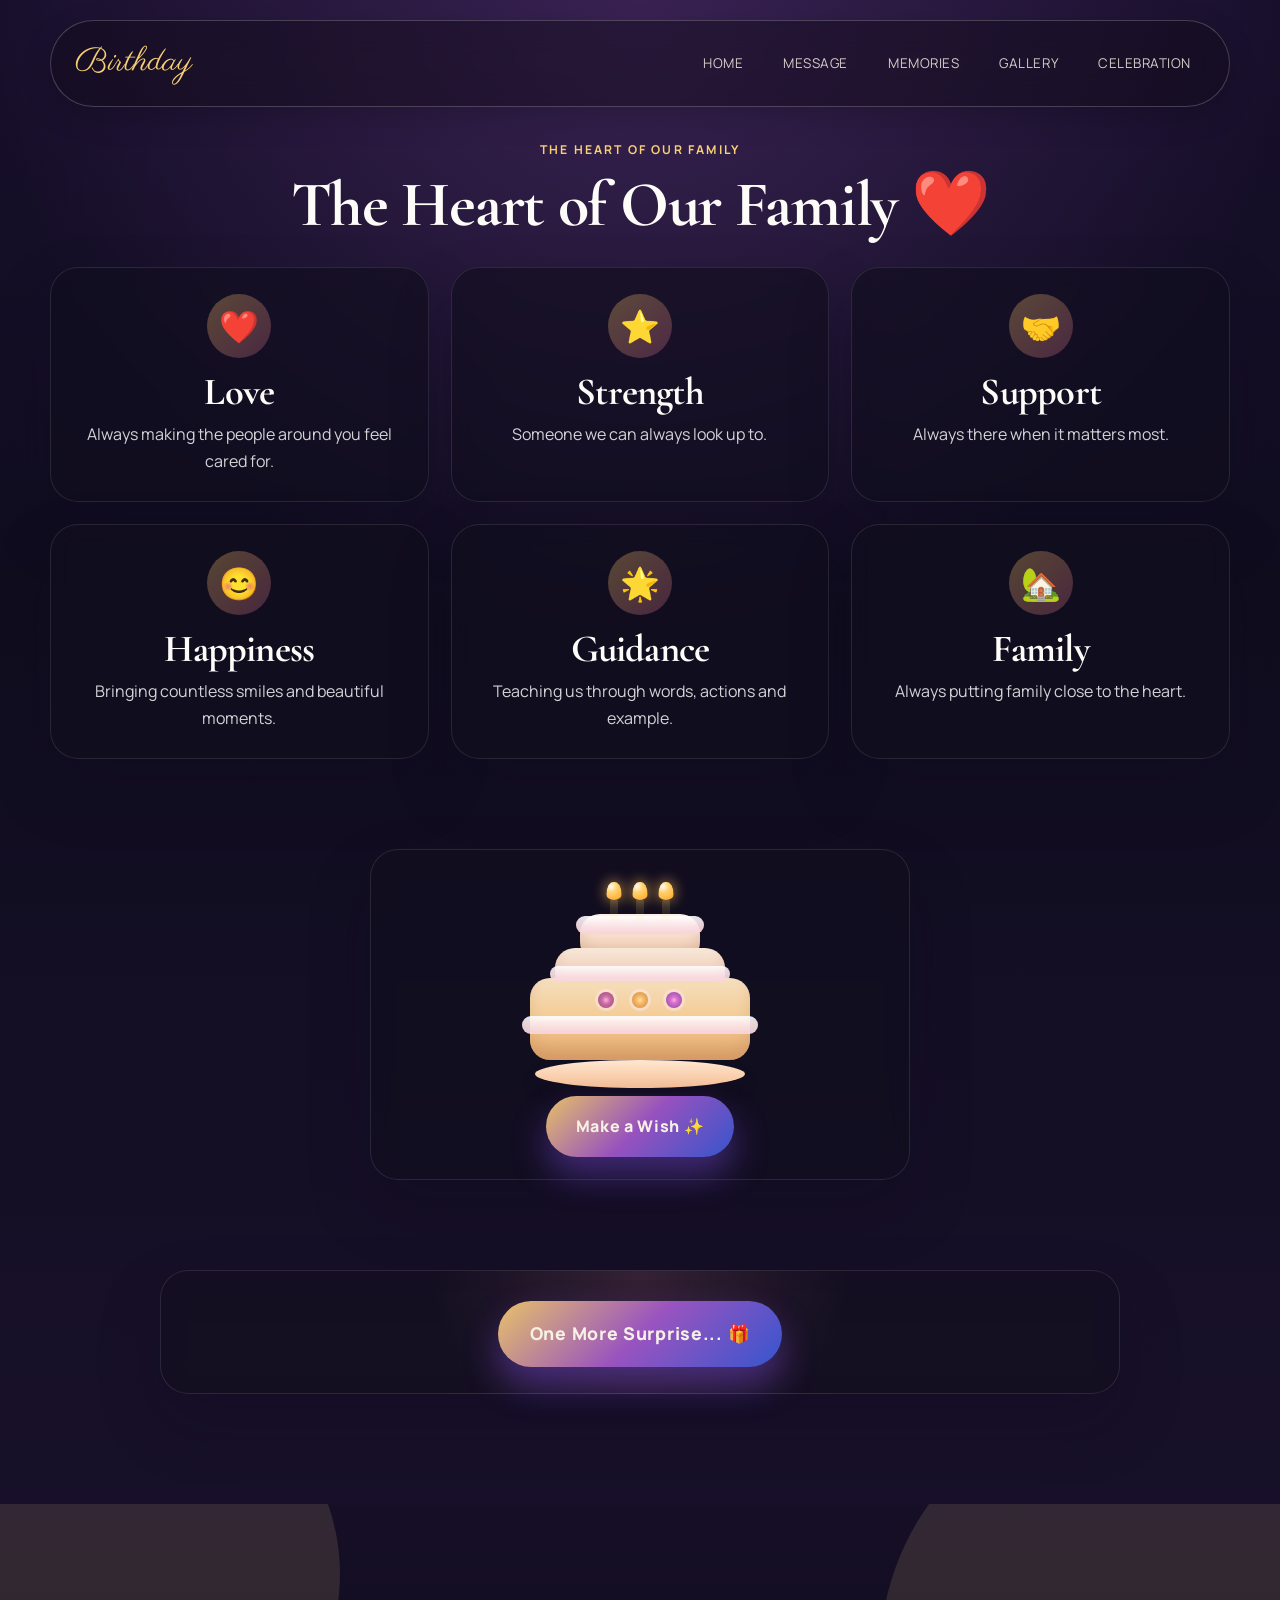
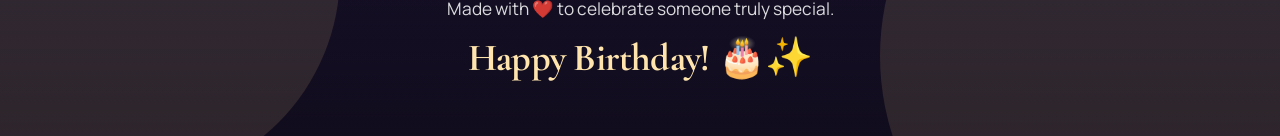
<file: celebration.html>
<!DOCTYPE html>
<html lang="en">
  <head>
    <meta charset="UTF-8" />
    <meta name="viewport" content="width=device-width, initial-scale=1.0" />
    <title>Celebration ✨</title>
    <link rel="preconnect" href="https://fonts.googleapis.com" />
    <link rel="preconnect" href="https://fonts.gstatic.com" crossorigin />
    <link href="https://fonts.googleapis.com/css2?family=Cormorant+Garamond:wght@400;500;600;700&family=Manrope:wght@400;500;600;700;800&family=Parisienne&display=swap" rel="stylesheet" />
    <link rel="stylesheet" href="styles.css?v=20261008-fullphoto" />
  </head>
  <body>
    <div class="petal-layer" aria-hidden="true"></div>
    <nav class="topbar" aria-label="Main navigation">
      <div class="nav-shell">
        <div class="brand">Birthday</div>
        <button class="nav-toggle" aria-label="Open menu" aria-expanded="false">
          <span></span><span></span><span></span>
        </button>
        <div class="nav-links">
          <a href="index.html">Home</a>
          <a href="message.html">Message</a>
          <a href="memories.html">Memories</a>
          <a href="gallery.html">Gallery</a>
          <a href="celebration.html">Celebration</a>
        </div>
      </div>
    </nav>

    <main class="page-main">
      <section class="qualities section-shell reveal page-section">
        <div class="section-heading center">
          <p class="eyebrow">The Heart of Our Family</p>
          <h3>The Heart of Our Family ❤️</h3>
        </div>
        <div class="qualities-grid">
          <article class="quality-card">
            <div class="icon">❤️</div>
            <h4>Love</h4>
            <p>Always making the people around you feel cared for.</p>
          </article>
          <article class="quality-card">
            <div class="icon">⭐</div>
            <h4>Strength</h4>
            <p>Someone we can always look up to.</p>
          </article>
          <article class="quality-card">
            <div class="icon">🤝</div>
            <h4>Support</h4>
            <p>Always there when it matters most.</p>
          </article>
          <article class="quality-card">
            <div class="icon">😊</div>
            <h4>Happiness</h4>
            <p>Bringing countless smiles and beautiful moments.</p>
          </article>
          <article class="quality-card">
            <div class="icon">🌟</div>
            <h4>Guidance</h4>
            <p>Teaching us through words, actions and example.</p>
          </article>
          <article class="quality-card">
            <div class="icon">🏡</div>
            <h4>Family</h4>
            <p>Always putting family close to the heart.</p>
          </article>
        </div>
      </section>

      <section class="cake-section section-shell reveal page-section">
        <div class="cake-wrap">
          <div class="cake-card">
            <div class="art-cake" id="birthdayCake" aria-label="Birthday cake" tabindex="0">
              <div class="cake-plate"></div>
              <div class="cake-top-tier"></div>
              <div class="cake-mid-tier"></div>
              <div class="cake-base-tier"></div>
              <div class="cake-icing icing-top"></div>
              <div class="cake-icing icing-mid"></div>
              <div class="cake-icing icing-base"></div>
              <div class="candles">
                <span class="candle flame"></span>
                <span class="candle flame"></span>
                <span class="candle flame"></span>
              </div>
              <div class="flowers">
                <span></span><span></span><span></span>
              </div>
            </div>
            <button class="primary-btn cake-btn" id="makeWish">Make a Wish ✨</button>
          </div>
        </div>
      </section>

      <section class="surprise reveal page-section" id="surpriseReveal">
        <div class="surprise-shell">
          <button class="surprise-btn" id="revealSurprise">One More Surprise... 🎁</button>
          <div class="surprise-message" id="finalMessage">
            <div class="surprise-photo-wrap">
              <img src="images/special%20photo.jpeg" alt="A special birthday memory" />
            </div>
            <h3>You Mean More Than Words Can Say ❤️</h3>
            <p>Wishing you a lifetime of happiness, good health, laughter and beautiful memories.</p>
            <h4>Happy Birthday! 🎂✨</h4>
          </div>
        </div>
      </section>
    </main>

    <footer class="footer">
      <div class="footer-inner">
        <p>Made with ❤️ to celebrate someone truly special.</p>
        <h4>Happy Birthday! 🎂✨</h4>
      </div>
    </footer>

    <script src="script.js?v=20261008-wish-message"></script>
  </body>
</html>
</file>
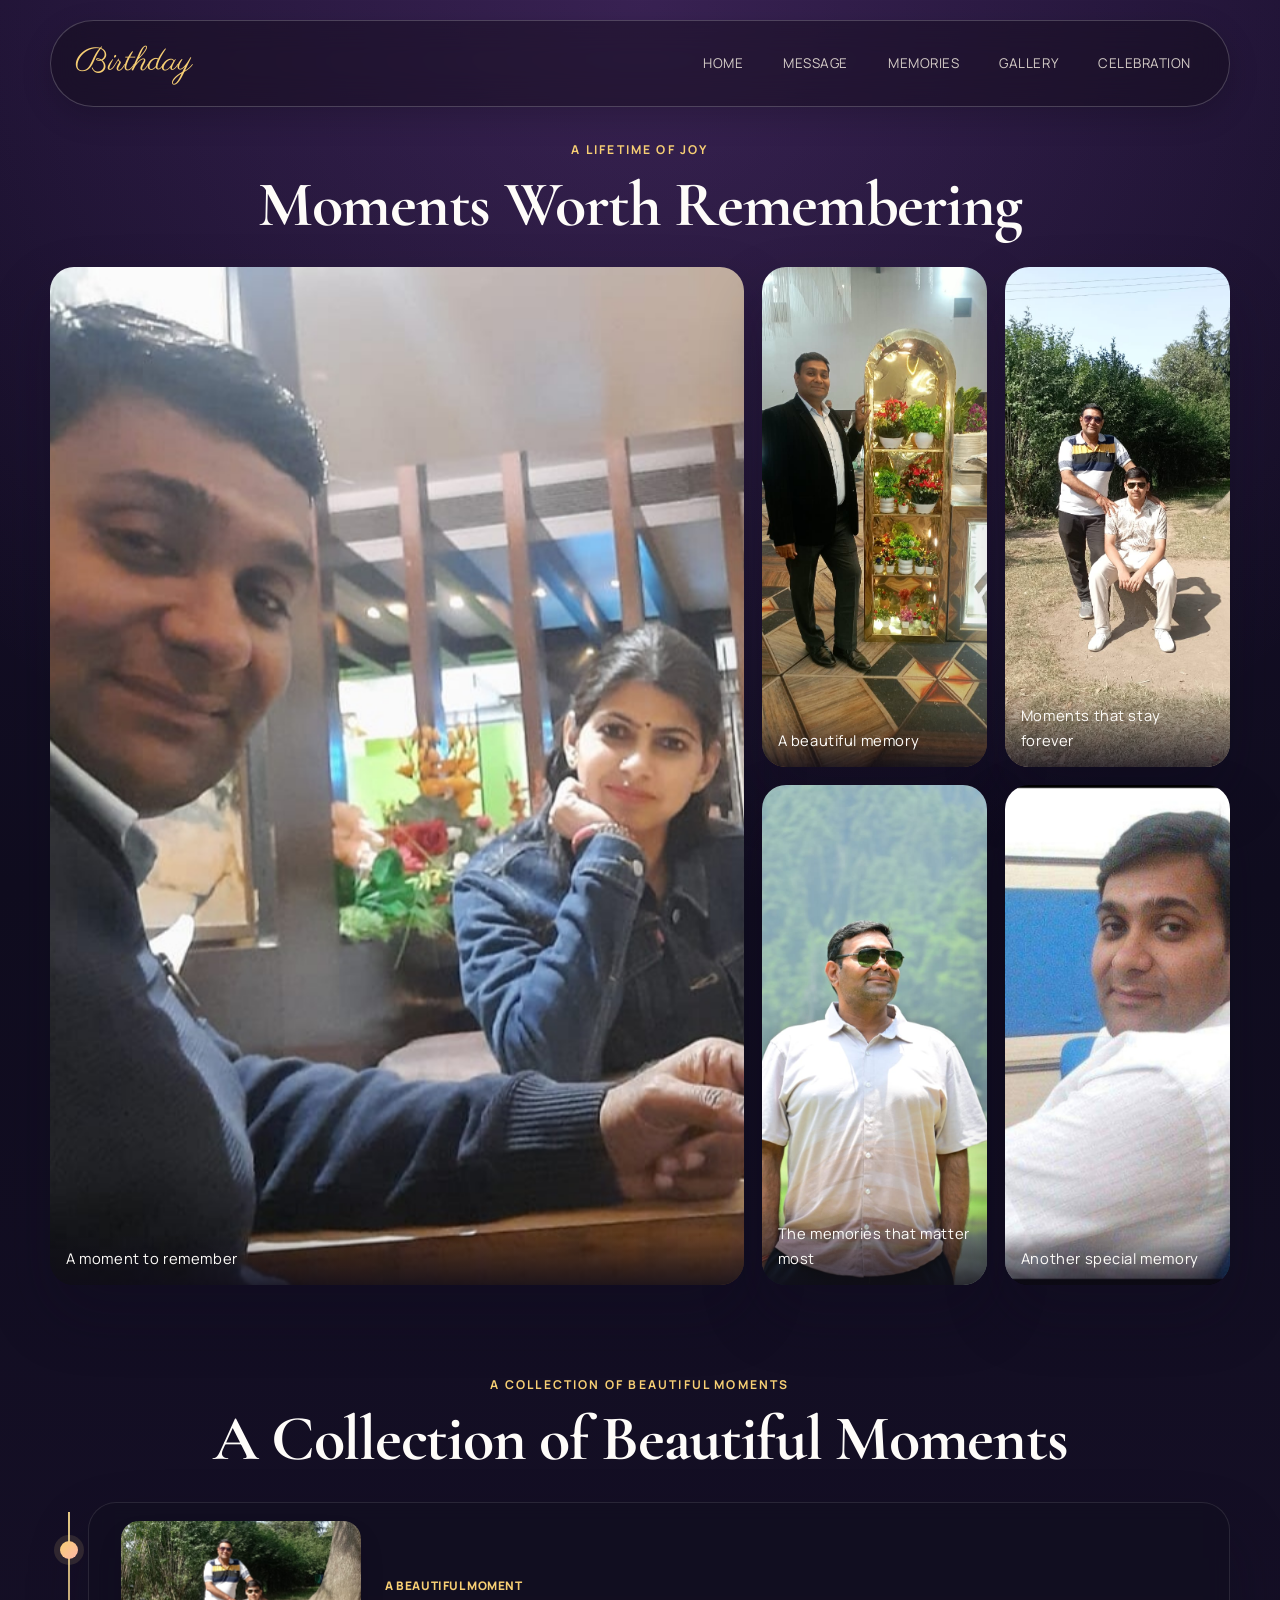
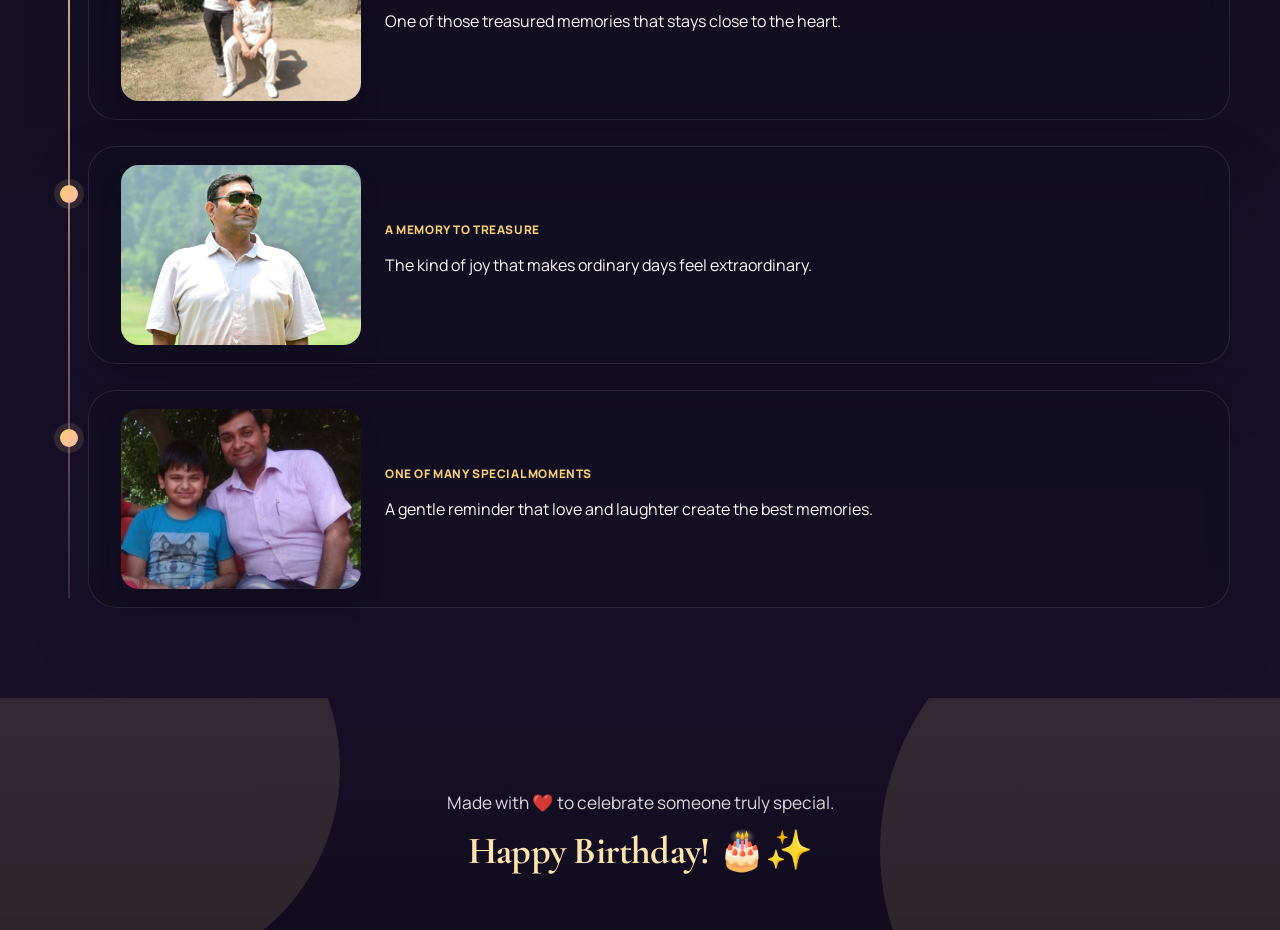
<file: memories.html>
<!DOCTYPE html>
<html lang="en">
  <head>
    <meta charset="UTF-8" />
    <meta name="viewport" content="width=device-width, initial-scale=1.0" />
    <title>Memories ✨</title>
    <link rel="preconnect" href="https://fonts.googleapis.com" />
    <link rel="preconnect" href="https://fonts.gstatic.com" crossorigin />
    <link href="https://fonts.googleapis.com/css2?family=Cormorant+Garamond:wght@400;500;600;700&family=Manrope:wght@400;500;600;700;800&family=Parisienne&display=swap" rel="stylesheet" />
    <link rel="stylesheet" href="styles.css?v=20261008-memories-extra" />
  </head>
  <body>
    <div class="petal-layer" aria-hidden="true"></div>
    <nav class="topbar" aria-label="Main navigation">
      <div class="nav-shell">
        <div class="brand">Birthday</div>
        <button class="nav-toggle" aria-label="Open menu" aria-expanded="false">
          <span></span><span></span><span></span>
        </button>
        <div class="nav-links">
          <a href="index.html">Home</a>
          <a href="message.html">Message</a>
          <a href="memories.html">Memories</a>
          <a href="gallery.html">Gallery</a>
          <a href="celebration.html">Celebration</a>
        </div>
      </div>
    </nav>

    <main class="page-main">
      <section class="memory-section section-shell reveal page-section">
        <div class="section-heading center">
          <p class="eyebrow">A Lifetime of Joy</p>
          <h3>Moments Worth Remembering</h3>
        </div>
        <div class="memory-mosaic">
          <figure class="mosaic-item large">
            <img src="images/photo%204.jpeg" alt="A beautiful memory" />
            <figcaption>A moment to remember</figcaption>
          </figure>
          <figure class="mosaic-item tall">
            <img src="images/photo%205.jpeg" alt="A warm memory" />
            <figcaption>A beautiful memory</figcaption>
          </figure>
          <figure class="mosaic-item small">
            <img src="images/photo%206.jpeg" alt="Smiling together" />
            <figcaption>Moments that stay forever</figcaption>
          </figure>
          <figure class="mosaic-item small">
            <img src="images/photo%207.jpeg" alt="Precious family memory" />
            <figcaption>The memories that matter most</figcaption>
          </figure>
          <figure class="mosaic-item small">
            <img src="images/extra%20photo.jpeg" alt="Extra photo" loading="lazy" />
            <figcaption>Another special memory</figcaption>
          </figure>
        </div>
      </section>

      <section class="timeline section-shell reveal page-section">
        <div class="section-heading center">
          <p class="eyebrow">A Collection of Beautiful Moments</p>
          <h3>A Collection of Beautiful Moments</h3>
        </div>
        <div class="timeline-list">
          <article class="timeline-item">
            <div class="timeline-image">
              <img src="images/photo%206.jpeg" alt="A beautiful moment" loading="lazy" />
            </div>
            <div class="timeline-content">
              <span class="timeline-label">A Beautiful Moment</span>
              <p>One of those treasured memories that stays close to the heart.</p>
            </div>
          </article>
          <article class="timeline-item">
            <div class="timeline-image">
              <img src="images/photo%207.jpeg" alt="A memory to treasure" loading="lazy" />
            </div>
            <div class="timeline-content">
              <span class="timeline-label">A Memory to Treasure</span>
              <p>The kind of joy that makes ordinary days feel extraordinary.</p>
            </div>
          </article>
          <article class="timeline-item">
            <div class="timeline-image">
              <img src="images/photo%208.jpeg" alt="One of many special moments" loading="lazy" />
            </div>
            <div class="timeline-content">
              <span class="timeline-label">One of Many Special Moments</span>
              <p>A gentle reminder that love and laughter create the best memories.</p>
            </div>
          </article>
        </div>
      </section>
    </main>

    <footer class="footer">
      <div class="footer-inner">
        <p>Made with ❤️ to celebrate someone truly special.</p>
        <h4>Happy Birthday! 🎂✨</h4>
      </div>
    </footer>

    <script src="script.js?v=20261008-reveal"></script>
  </body>
</html>
</file>
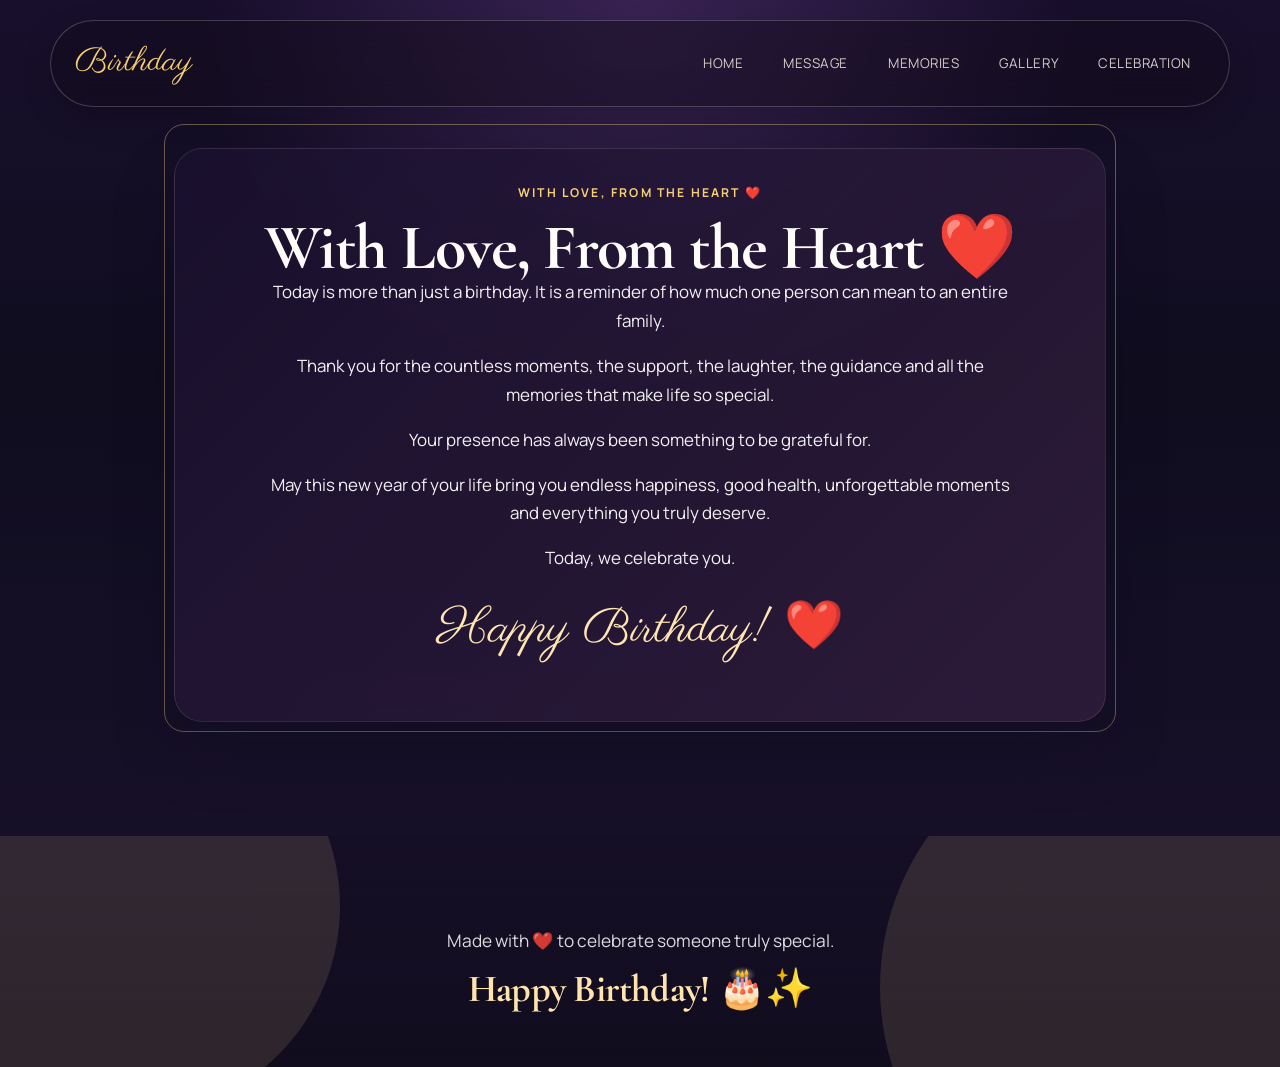
<file: message.html>
<!DOCTYPE html>
<html lang="en">
  <head>
    <meta charset="UTF-8" />
    <meta name="viewport" content="width=device-width, initial-scale=1.0" />
    <title>Birthday Message ✨</title>
    <link rel="preconnect" href="https://fonts.googleapis.com" />
    <link rel="preconnect" href="https://fonts.gstatic.com" crossorigin />
    <link href="https://fonts.googleapis.com/css2?family=Cormorant+Garamond:wght@400;500;600;700&family=Manrope:wght@400;500;600;700;800&family=Parisienne&display=swap" rel="stylesheet" />
    <link rel="stylesheet" href="styles.css?v=20261008" />
  </head>
  <body>
    <div class="petal-layer" aria-hidden="true"></div>
    <nav class="topbar" aria-label="Main navigation">
      <div class="nav-shell">
        <div class="brand">Birthday</div>
        <button class="nav-toggle" aria-label="Open menu" aria-expanded="false">
          <span></span><span></span><span></span>
        </button>
        <div class="nav-links">
          <a href="index.html">Home</a>
          <a href="message.html">Message</a>
          <a href="memories.html">Memories</a>
          <a href="gallery.html">Gallery</a>
          <a href="celebration.html">Celebration</a>
        </div>
      </div>
    </nav>

    <main class="page-main">
      <section class="message-card section-shell reveal page-section">
        <div class="card-border"></div>
        <div class="message-inner">
          <p class="eyebrow">With Love, From the Heart ❤️</p>
          <h3>With Love, From the Heart ❤️</h3>
          <div class="letter-body">
            <p>
              Today is more than just a birthday. It is a reminder of how much one
              person can mean to an entire family.
            </p>
            <p>
              Thank you for the countless moments, the support, the laughter, the
              guidance and all the memories that make life so special.
            </p>
            <p>
              Your presence has always been something to be grateful for.
            </p>
            <p>
              May this new year of your life bring you endless happiness, good
              health, unforgettable moments and everything you truly deserve.
            </p>
            <p>Today, we celebrate you.</p>
            <p class="closing">Happy Birthday! ❤️</p>
          </div>
        </div>
      </section>
    </main>

    <footer class="footer">
      <div class="footer-inner">
        <p>Made with ❤️ to celebrate someone truly special.</p>
        <h4>Happy Birthday! 🎂✨</h4>
      </div>
    </footer>

    <script src="script.js?v=20261008-reveal"></script>
  </body>
</html>
</file>
<file: styles.css>
:root {
  --bg: #110d26;
  --bg-soft: #1b1235;
  --panel: rgba(19, 15, 40, 0.72);
  --panel-strong: rgba(28, 21, 47, 0.88);
  --purple: #5a2d80;
  --royal: #2a5ae6;
  --wine: #6f1637;
  --gold: #f7cf74;
  --gold-strong: #ffc857;
  --coral: #ff7f6a;
  --pink: #f5a7c5;
  --ivory: #f7f0e4;
  --cream: #fffaf2;
  --green: #6dbd7d;
  --shadow: rgba(13, 11, 27, 0.38);
  --border: rgba(255, 255, 255, 0.2);
  --text: #fefcf9;
  --muted: rgba(255, 255, 255, 0.8);
  --card-shadow: 0 30px 60px rgba(13, 11, 27, 0.28);
}

* {
  box-sizing: border-box;
}

html {
  scroll-behavior: smooth;
}

body {
  margin: 0;
  font-family: "Manrope", sans-serif;
  background:
    radial-gradient(circle at top, rgba(164, 96, 210, 0.24), transparent 35%),
    linear-gradient(180deg, #180f2c 0%, #100d1f 35%, #1a112d 100%);
  color: var(--text);
  line-height: 1.7;
  overflow-x: hidden;
}

img {
  display: block;
  max-width: 100%;
}

a {
  color: inherit;
  text-decoration: none;
}

button {
  font: inherit;
}

.section-shell {
  width: min(1180px, calc(100% - 32px));
  margin: 0 auto 90px;
  position: relative;
}

.section-heading {
  margin-bottom: 32px;
  text-align: left;
}

.section-heading.center {
  text-align: center;
}

.eyebrow {
  font-size: 0.76rem;
  letter-spacing: 0.18em;
  text-transform: uppercase;
  color: var(--gold);
  margin-bottom: 14px;
  font-weight: 700;
}

h1, h2, h3, h4 {
  font-family: "Cormorant Garamond", serif;
  margin: 0;
  line-height: 0.95;
  letter-spacing: -0.02em;
}

h1 {
  font-size: clamp(4rem, 9vw, 9rem);
  margin-bottom: 18px;
}

h2 {
  font-size: clamp(2.2rem, 5vw, 4rem);
  margin-bottom: 18px;
  font-weight: 600;
}

h3 {
  font-size: clamp(2.5rem, 5vw, 4rem);
}

h4 {
  font-size: clamp(2rem, 3vw, 2.6rem);
}

p {
  margin: 0 0 1rem;
}

.topbar {
  position: fixed;
  inset: 0 0 auto 0;
  z-index: 100;
  padding: 20px 18px 0;
}

.nav-shell {
  width: min(1180px, 100%);
  margin: 0 auto;
  background: rgba(18, 13, 25, 0.45);
  border: 1px solid var(--border);
  border-radius: 999px;
  backdrop-filter: blur(16px);
  box-shadow: 0 10px 30px rgba(0, 0, 0, 0.18);
  display: flex;
  align-items: center;
  justify-content: space-between;
  padding: 14px 24px;
}

.brand {
  font-family: "Parisienne", cursive;
  font-size: clamp(1.6rem, 2.6vw, 2.2rem);
  color: var(--gold);
}

.nav-links {
  display: flex;
  gap: 12px;
  align-items: center;
}

.nav-links a {
  color: var(--ivory);
  opacity: 0.84;
  padding: 10px 14px;
  border-radius: 999px;
  transition: 0.25s ease;
  font-size: 0.84rem;
  letter-spacing: 0.04em;
  text-transform: uppercase;
}

.nav-links a:hover,
.nav-links a:focus-visible {
  opacity: 1;
  background: rgba(255, 255, 255, 0.08);
}

.nav-toggle {
  display: none;
  width: 44px;
  height: 44px;
  border-radius: 50%;
  border: 1px solid var(--border);
  background: rgba(255, 255, 255, 0.04);
  align-items: center;
  justify-content: center;
  flex-direction: column;
  gap: 5px;
  cursor: pointer;
}

.nav-toggle span {
  display: block;
  width: 18px;
  height: 2px;
  border-radius: 999px;
  background: var(--ivory);
}

.hero {
  position: relative;
  min-height: 100vh;
  display: grid;
  place-items: center;
  overflow: hidden;
  isolation: isolate;
  padding-top: 90px;
}

.hero-backdrop,
.hero-overlay,
.hero-content,
.sparkles,
.leaf {
  position: absolute;
}

.hero-backdrop {
  inset: 0;
}

.hero-photo {
  width: 100%;
  height: 100%;
  object-fit: cover;
  filter: saturate(1.18) contrast(1.06) brightness(0.64);
  transform: scale(1.06);
}

.hero-overlay {
  inset: 0;
  background:
    linear-gradient(120deg, rgba(26, 18, 61, 0.86), rgba(131, 73, 109, 0.38) 40%, rgba(30, 42, 86, 0.62)),
    linear-gradient(180deg, rgba(12, 8, 19, 0.42), rgba(12, 8, 19, 0.68));
}

.hero-content {
  width: min(720px, calc(100% - 32px));
  z-index: 2;
  text-align: center;
  padding-top: 40px;
}

.hero .eyebrow {
  font-size: 0.8rem;
  color: #fff5d6;
  margin-bottom: 16px;
}

.hero-content h1,
.hero-content h2 {
  text-shadow: 0 10px 28px rgba(0, 0, 0, 0.36);
}

.subtitle {
  max-width: 640px;
  margin: 0 auto 28px;
  font-size: 1.05rem;
  color: rgba(255, 255, 255, 0.9);
}

.primary-btn,
.surprise-btn {
  position: relative;
  border: none;
  border-radius: 999px;
  cursor: pointer;
  color: var(--ivory);
  background: linear-gradient(135deg, rgba(255, 213, 111, 0.9), rgba(166, 90, 207, 0.9), rgba(58, 93, 224, 0.9));
  box-shadow: 0 18px 35px rgba(125, 76, 224, 0.45);
  padding: 17px 30px;
  font-size: 1rem;
  font-weight: 800;
  letter-spacing: 0.04em;
  transition: transform 0.25s ease, box-shadow 0.25s ease, filter 0.25s ease;
  display: inline-flex;
  align-items: center;
  justify-content: center;
  text-decoration: none;
}

.primary-btn:hover,
.primary-btn:focus-visible,
.surprise-btn:hover,
.surprise-btn:focus-visible {
  transform: translateY(-2px) scale(1.01);
  box-shadow: 0 24px 46px rgba(138, 92, 220, 0.52);
  filter: brightness(1.06);
}

.small-btn {
  padding: 12px 18px;
  font-size: 0.9rem;
  margin-top: 8px;
}

.center-btn-row {
  display: flex;
  justify-content: center;
  margin-top: 28px;
}

.page-main {
  padding-top: 110px;
}

.page-section {
  margin-top: 30px;
}

.compact-grid {
  max-width: 960px;
  margin: 0 auto;
}

.landing-main {
  min-height: 100vh;
  display: grid;
  place-items: center;
  padding: 130px 0 80px;
}

.landing-panel {
  width: min(900px, calc(100% - 32px));
  text-align: center;
  padding: 52px 26px;
  background: rgba(17, 15, 31, 0.7);
  border: 1px solid rgba(255, 255, 255, 0.12);
  border-radius: 32px;
  box-shadow: var(--card-shadow);
}

.landing-panel h3 {
  margin-bottom: 18px;
  font-size: clamp(2.2rem, 5vw, 4.3rem);
}

.landing-copy {
  max-width: 660px;
  margin: 0 auto 26px;
  color: rgba(255, 255, 255, 0.82);
  font-size: 1.08rem;
}

.landing-links {
  display: flex;
  flex-wrap: wrap;
  justify-content: center;
  gap: 16px;
}

.sparkles {
  inset: 0;
  z-index: 1;
  opacity: 0.7;
  pointer-events: none;
  background-image:
    radial-gradient(circle at 18% 22%, rgba(255, 238, 176, 0.7) 0 2px, transparent 3px),
    radial-gradient(circle at 34% 56%, rgba(255, 255, 255, 0.8) 0 2px, transparent 3px),
    radial-gradient(circle at 74% 28%, rgba(255, 206, 119, 0.8) 0 2px, transparent 3px),
    radial-gradient(circle at 80% 70%, rgba(244, 172, 214, 0.7) 0 2px, transparent 3px),
    radial-gradient(circle at 55% 78%, rgba(245, 247, 255, 0.8) 0 2px, transparent 3px);
}

.leaf {
  width: 160px;
  height: 210px;
  bottom: -18px;
  z-index: 1;
  background: linear-gradient(135deg, rgba(78, 169, 89, 0.8), rgba(38, 112, 69, 0.9));
  border-radius: 55% 45% 60% 40% / 50% 40% 60% 50%;
  box-shadow: inset -10px -10px 20px rgba(0, 0, 0, 0.12);
  opacity: 0.7;
  filter: blur(0.2px);
}

.leaf::before,
.leaf::after {
  content: "";
  position: absolute;
  inset: 18px 44px 18px 44px;
  border-radius: 50% 50% 50% 0;
  background: linear-gradient(135deg, rgba(255, 255, 255, 0.2), transparent);
  transform: rotate(20deg);
}

.leaf-left {
  left: -36px;
  transform: rotate(-16deg);
}

.leaf-right {
  right: -36px;
  transform: scaleX(-1) rotate(-16deg);
}

.intro-layout {
  display: grid;
  grid-template-columns: 1.12fr .88fr;
  gap: 28px;
  align-items: center;
}

.story-card,
.message-inner,
.quality-card,
.timeline-item,
.cake-card,
.surprise-shell {
  background: rgba(17, 15, 31, 0.66);
  border: 1px solid rgba(255, 255, 255, 0.1);
  backdrop-filter: blur(10px);
  border-radius: 28px;
  box-shadow: var(--card-shadow);
}

.story-large {
  padding: 18px;
}

.story-large img {
  width: 100%;
  min-height: 500px;
  object-fit: cover;
  border-radius: 22px;
  box-shadow: 0 18px 34px rgba(0, 0, 0, 0.16);
}

.story-copy {
  display: grid;
  gap: 20px;
  align-content: center;
}

.story-copy p {
  font-size: 1.06rem;
  color: rgba(255, 255, 255, 0.9);
}

.mini-gallery {
  display: flex;
  gap: 18px;
}

.mini-gallery img {
  width: 50%;
  aspect-ratio: 4 / 5;
  object-fit: cover;
  border-radius: 18px;
  box-shadow: 0 12px 25px rgba(0, 0, 0, 0.12);
}

.message-card {
  position: relative;
  max-width: 980px;
  margin: 0 auto 90px;
  padding: 38px 24px 24px;
}

.card-border {
  position: absolute;
  inset: 14px;
  border: 1px solid rgba(255, 220, 136, 0.38);
  border-radius: 20px;
  pointer-events: none;
}

.message-inner {
  padding: 34px 28px;
  text-align: center;
  background: linear-gradient(135deg, rgba(26, 17, 48, 0.8), rgba(50, 30, 61, 0.82));
}

.letter-body {
  font-size: 1.06rem;
  color: rgba(255, 255, 255, 0.94);
  max-width: 760px;
  margin: 0 auto;
}

.letter-body p {
  margin-bottom: 1rem;
}

.closing {
  font-family: "Parisienne", cursive;
  font-size: clamp(2rem, 4vw, 3rem);
  margin-top: 12px;
  color: #ffe6b3;
}

.memory-mosaic {
  display: grid;
  grid-template-columns: 1.2fr 1.2fr .8fr .8fr;
  grid-template-rows: 1fr 1fr;
  gap: 18px;
}

.mosaic-item {
  position: relative;
  margin: 0;
  overflow: hidden;
  border-radius: 24px;
  min-height: 220px;
  box-shadow: var(--card-shadow);
}

.mosaic-item img {
  width: 100%;
  height: 100%;
  object-fit: cover;
  transition: transform 0.35s ease;
}

.mosaic-item:hover img,
.gallery-item:hover img,
.timeline-image:hover img,
.story-card:hover img {
  transform: scale(1.03);
}

.mosaic-item figcaption {
  position: absolute;
  inset: auto 0 0 0;
  padding: 14px 16px;
  background: linear-gradient(180deg, transparent, rgba(16, 13, 26, 0.8));
  font-size: 0.92rem;
  letter-spacing: 0.04em;
}

.mosaic-item.large {
  grid-column: 1 / span 2;
  grid-row: 1 / span 2;
  min-height: 440px;
}

.gallery-grid {
  display: grid;
  grid-template-columns: repeat(3, minmax(0, 1fr));
  gap: 18px;
}

.gallery-item {
  position: relative;
  overflow: hidden;
  border-radius: 24px;
  min-height: 260px;
  cursor: pointer;
  box-shadow: var(--card-shadow);
  background: rgba(255, 255, 255, 0.04);
  border: 1px solid rgba(255, 255, 255, 0.07);
}

.gallery-item img {
  width: 100%;
  height: 100%;
  object-fit: cover;
  transition: transform 0.35s ease, filter 0.35s ease;
}

.gallery-item::before {
  content: "";
  position: absolute;
  inset: 0;
  background: linear-gradient(180deg, transparent, rgba(20, 15, 34, 0.18));
  z-index: 1;
}

.frame-1 { transform: rotate(-2deg); }
.frame-2 { transform: rotate(2deg); }
.frame-3 { transform: rotate(-1deg); }
.frame-4 { transform: rotate(1.8deg); }
.frame-5 { transform: rotate(-1.5deg); }
.frame-6 { transform: rotate(2.4deg); }
.frame-7 { transform: rotate(-2.4deg); }

@media (min-width: 921px) {
  .gallery-item:last-child:nth-child(3n + 1) {
    grid-column: 2;
  }
}

.qualities-grid {
  display: grid;
  grid-template-columns: repeat(3, minmax(0, 1fr));
  gap: 22px;
}

.quality-card {
  padding: 26px 22px;
  text-align: center;
  transition: transform 0.25s ease, box-shadow 0.25s ease;
}

.quality-card:hover {
  transform: translateY(-4px);
  box-shadow: 0 28px 56px rgba(13, 11, 27, 0.28);
}

.icon {
  width: 64px;
  height: 64px;
  border-radius: 50%;
  margin: 0 auto 16px;
  background: linear-gradient(135deg, rgba(255, 205, 101, 0.3), rgba(238, 116, 159, 0.25));
  display: grid;
  place-items: center;
  font-size: 2rem;
}

.quality-card h4 {
  margin-bottom: 10px;
}

.quality-card p {
  color: rgba(255, 255, 255, 0.82);
  margin: 0;
}

.timeline-list {
  position: relative;
  display: grid;
  gap: 26px;
  padding-left: 8px;
}

.timeline-list::before {
  content: "";
  position: absolute;
  left: 18px;
  top: 10px;
  bottom: 10px;
  width: 2px;
  background: linear-gradient(180deg, rgba(255, 224, 146, 0.9), rgba(157, 96, 191, 0.3));
}

.timeline-item {
  position: relative;
  display: grid;
  grid-template-columns: 240px 1fr;
  gap: 24px;
  padding: 18px 18px 18px 32px;
  margin-left: 30px;
}

.timeline-item::before {
  content: "";
  position: absolute;
  left: -29px;
  top: 38px;
  width: 18px;
  height: 18px;
  border-radius: 50%;
  background: linear-gradient(135deg, var(--gold), #ffb7a8);
  box-shadow: 0 0 0 6px rgba(255, 221, 140, 0.12);
}

.timeline-image {
  overflow: hidden;
  border-radius: 18px;
  box-shadow: 0 15px 25px rgba(0, 0, 0, 0.12);
}

.timeline-image img {
  width: 100%;
  height: 180px;
  object-fit: cover;
  transition: transform 0.3s ease;
}

.timeline-content {
  align-self: center;
}

.timeline-label {
  display: inline-block;
  margin-bottom: 12px;
  color: var(--gold);
  letter-spacing: 0.05em;
  text-transform: uppercase;
  font-size: 0.74rem;
  font-weight: 800;
}

.cake-wrap {
  display: grid;
  place-items: center;
}

.cake-card {
  width: min(540px, 100%);
  padding: 18px 22px 22px;
  text-align: center;
}

.art-cake {
  position: relative;
  width: 300px;
  height: 220px;
  margin: 0 auto 8px;
}

.cake-plate {
  position: absolute;
  left: 50%;
  bottom: 0;
  width: 210px;
  height: 28px;
  transform: translateX(-50%);
  border-radius: 50%;
  background: linear-gradient(180deg, #ffe7d1, #f5bf95);
  box-shadow: 0 8px 18px rgba(20, 12, 16, 0.18);
}

.cake-base-tier,
.cake-mid-tier,
.cake-top-tier {
  position: absolute;
  left: 50%;
  transform: translateX(-50%);
  border-radius: 20px;
  box-shadow: inset 0 -12px 14px rgba(147, 93, 68, 0.18);
}

.cake-base-tier {
  bottom: 28px;
  width: 220px;
  height: 82px;
  background: linear-gradient(180deg, #f5dfbf 0%, #f4c990 54%, #e3a76d 100%);
}

.cake-mid-tier {
  bottom: 82px;
  width: 170px;
  height: 58px;
  background: linear-gradient(180deg, #f7e8d9 0%, #f0c7ae 55%, #e9ab88 100%);
}

.cake-top-tier {
  bottom: 126px;
  width: 120px;
  height: 48px;
  background: linear-gradient(180deg, #fff1e8 0%, #f5d8c3 58%, #efb99c 100%);
}

.cake-icing {
  position: absolute;
  left: 50%;
  transform: translateX(-50%);
  border-radius: 20px;
  background: linear-gradient(180deg, rgba(255,255,255,0.9), rgba(255, 228, 233, 0.92));
  box-shadow: inset 0 -10px 10px rgba(214, 144, 162, 0.18);
}

.icing-top {
  bottom: 154px;
  width: 128px;
  height: 18px;
}

.icing-mid {
  bottom: 106px;
  width: 180px;
  height: 16px;
}

.icing-base {
  bottom: 54px;
  width: 236px;
  height: 18px;
}

.candles {
  position: absolute;
  left: 50%;
  bottom: 160px;
  transform: translateX(-50%);
  width: 150px;
  display: flex;
  justify-content: center;
  gap: 18px;
}

.candle {
  position: relative;
  width: 8px;
  height: 30px;
  border-radius: 10px;
  background: linear-gradient(180deg, #fff4d1, #d9a947);
  box-shadow: inset 0 -8px 10px rgba(89, 55, 18, 0.14);
}

.candle::before {
  content: "";
  position: absolute;
  top: -12px;
  left: 50%;
  width: 12px;
  height: 12px;
  border-radius: 50%;
  background: rgba(255, 214, 111, 0.8);
  transform: translateX(-50%);
}

.candle.flame {
  background: linear-gradient(180deg, rgba(255, 219, 120, 0.2), transparent);
  box-shadow: none;
}

.candle.flame::after {
  content: "";
  position: absolute;
  top: -16px;
  left: 50%;
  width: 15px;
  height: 18px;
  border-radius: 50% 50% 55% 55% / 70% 70% 30% 30%;
  background: radial-gradient(circle at 30% 25%, #fffdf8, #ffd16f 35%, #ffb947 70%, #ff9a2b 100%);
  box-shadow: 0 0 14px rgba(255, 189, 77, 0.8);
  transform: translateX(-50%);
  animation: flicker 1.3s ease-in-out infinite alternate;
}

.flowers {
  position: absolute;
  left: 50%;
  bottom: 80px;
  transform: translateX(-50%);
  display: flex;
  justify-content: center;
  gap: 18px;
}

.flowers span {
  width: 16px;
  height: 16px;
  background: radial-gradient(circle, #f4b7d9 0%, #cf6aa5 36%, #8d4c79 100%);
  border-radius: 50%;
  position: relative;
  box-shadow: 0 0 0 3px rgba(255, 236, 245, 0.4);
}

.flowers span:nth-child(2) { background: radial-gradient(circle, #ffdca7 0%, #f3b562 38%, #c58b44 100%); }
.flowers span:nth-child(3) { background: radial-gradient(circle, #f6b1d8 0%, #d96dce 30%, #7e4aa2 100%); }

.cake-blown .candle.flame,
.cake-blown .candle.flame::after {
  opacity: 0;
  transition: opacity 0.6s ease;
}

.cake-blown .art-cake {
  filter: saturate(0.9) brightness(0.96);
}

.surprise {
  position: relative;
  width: min(960px, calc(100% - 32px));
  margin: 0 auto 110px;
}

.surprise-shell {
  padding: 30px 18px 26px;
  text-align: center;
  background: radial-gradient(circle at top, rgba(205, 116, 143, 0.18), transparent 42%), rgba(19, 15, 32, 0.74);
}

.surprise-btn {
  padding: 18px 32px;
  font-size: 1.1rem;
}

.surprise-message {
  opacity: 0;
  transform: translateY(20px);
  max-height: 0;
  overflow: hidden;
  transition: 0.9s ease;
}

.surprise-photo-wrap {
  width: min(540px, 100%);
  margin: 0 auto 22px;
  border-radius: 28px;
  overflow: hidden;
  box-shadow: 0 24px 40px rgba(0, 0, 0, 0.2);
  border: 1px solid rgba(255, 255, 255, 0.16);
}

.surprise-photo-wrap img {
  width: 100%;
  height: auto;
  object-fit: contain;
  display: block;
}

.surprise.active .surprise-message {
  opacity: 1;
  transform: translateY(0);
  max-height: 1200px;
  margin-top: 26px;
}

.surprise-message h3 {
  margin-bottom: 14px;
}

.surprise-message p {
  color: rgba(255, 255, 255, 0.9);
  font-size: 1.08rem;
}

.surprise-message h4 {
  margin-top: 10px;
  color: #ffe3a8;
}

.footer {
  position: relative;
  padding: 90px 0 60px;
  background: linear-gradient(180deg, rgba(13, 11, 23, 0.16), rgba(13, 11, 23, 0.7));
  overflow: hidden;
}

.footer-inner {
  width: min(760px, calc(100% - 32px));
  margin: 0 auto;
  text-align: center;
  position: relative;
  z-index: 1;
}

.footer-inner p {
  font-size: 1.08rem;
  color: rgba(255, 255, 255, 0.85);
}

.footer-inner h4 {
  color: #ffe5ad;
}

.footer::before,
.footer::after {
  content: "";
  position: absolute;
  border-radius: 50%;
  background: rgba(255, 219, 146, 0.12);
}

.footer::before {
  width: 420px;
  height: 420px;
  left: -80px;
  top: -140px;
}

.footer::after {
  width: 520px;
  height: 520px;
  right: -120px;
  bottom: -180px;
}

.petal-layer {
  position: fixed;
  inset: 0;
  pointer-events: none;
  z-index: 50;
  overflow: hidden;
}

.petal {
  position: absolute;
  top: -10%;
  width: 18px;
  height: 18px;
  background: linear-gradient(135deg, rgba(248, 196, 208, 0.9), rgba(232, 112, 181, 0.7));
  border-radius: 50% 50% 50% 0;
  box-shadow: 0 0 14px rgba(255, 214, 223, 0.38);
  opacity: 0;
  animation: fall linear infinite;
}

.petal:nth-child(odd) {
  background: linear-gradient(135deg, rgba(255, 211, 125, 0.82), rgba(242, 140, 100, 0.76));
}

.lightbox {
  position: fixed;
  inset: 0;
  background: rgba(10, 8, 18, 0.9);
  display: grid;
  place-items: center;
  z-index: 200;
  opacity: 0;
  visibility: hidden;
  transition: opacity 0.28s ease;
  padding: 28px;
}

.lightbox.open {
  opacity: 1;
  visibility: visible;
}

.lightbox-image-wrap {
  position: relative;
  max-width: min(1000px, 90vw);
  max-height: 85vh;
  overflow: hidden;
  border-radius: 24px;
  box-shadow: 0 26px 70px rgba(0, 0, 0, 0.3);
  border: 1px solid rgba(255, 255, 255, 0.12);
}

.lightbox-image-wrap img {
  display: block;
  max-width: 100%;
  max-height: 85vh;
  object-fit: contain;
  background: rgba(255, 255, 255, 0.02);
}

.close-lightbox,
.nav-lightbox {
  position: absolute;
  width: 52px;
  height: 52px;
  border: none;
  border-radius: 50%;
  background: rgba(255, 255, 255, 0.08);
  color: var(--ivory);
  font-size: 2rem;
  cursor: pointer;
  backdrop-filter: blur(12px);
}

.close-lightbox {
  top: 22px;
  right: 22px;
}

.nav-lightbox {
  top: 50%;
  transform: translateY(-50%);
}

.prev { left: 24px; }
.next { right: 24px; }

.page-transition {
  position: fixed;
  inset: 0;
  z-index: 150;
  pointer-events: none;
  opacity: 0;
  visibility: hidden;
  transition: opacity 0.8s ease, visibility 0.8s ease;
}

.page-transition.active {
  opacity: 1;
  visibility: visible;
}

.transition-center {
  position: absolute;
  inset: 0;
  background: radial-gradient(circle at center, rgba(255, 232, 178, 0.3), rgba(120, 75, 190, 0.44) 25%, rgba(18, 12, 27, 0.92) 70%);
  transform: scale(1.3);
}

.transition-side {
  position: absolute;
  top: 0;
  bottom: 0;
  width: 50%;
  background: linear-gradient(180deg, rgba(33, 23, 59, 0.82), rgba(94, 49, 87, 0.75));
  box-shadow: inset 0 0 40px rgba(255, 215, 135, 0.18);
  transition: transform 0.9s cubic-bezier(0.22, 0.8, 0.22, 1);
}

.transition-side.left {
  left: 0;
  transform: translateX(-101%);
}

.transition-side.right {
  right: 0;
  transform: translateX(101%);
}

.page-transition.active .transition-side.left {
  transform: translateX(-12%);
}

.page-transition.active .transition-side.right {
  transform: translateX(12%);
}

.reveal {
  opacity: 0;
  transform: translateY(24px);
  transition: opacity 0.7s ease, transform 0.7s ease;
}

.reveal.visible {
  opacity: 1;
  transform: translateY(0);
}

@keyframes fall {
  0% {
    transform: translate3d(0, 0, 0) rotate(0deg) scale(0.9);
    opacity: 0;
  }
  10% { opacity: 1; }
  100% {
    transform: translate3d(40px, 110vh, 0) rotate(180deg) scale(1.15);
    opacity: 0;
  }
}

@keyframes flicker {
  0% { transform: translateX(-50%) scale(0.9); }
  100% { transform: translateX(-50%) scale(1.15); }
}

@media (max-width: 920px) {
  .intro-layout,
  .qualities-grid,
  .gallery-grid,
  .memory-mosaic,
  .timeline-item {
    grid-template-columns: 1fr;
  }

  .timeline-list::before {
    left: 20px;
  }

  .timeline-item {
    margin-left: 0;
    padding-left: 28px;
  }

  .qualities-grid {
    grid-template-columns: repeat(2, minmax(0, 1fr));
  }

  .memory-mosaic {
    grid-template-columns: repeat(2, minmax(0, 1fr));
  }

  .mosaic-item.large {
    grid-column: auto;
    grid-row: auto;
  }
}

@media (max-width: 720px) {
  .nav-toggle {
    display: inline-flex;
  }

  .nav-shell {
    padding: 12px 18px;
    border-radius: 22px;
    align-items: center;
  }

  .nav-links {
    position: absolute;
    top: calc(100% + 10px);
    left: 0;
    right: 0;
    margin: 0 auto;
    width: min(100% - 18px, 360px);
    background: rgba(16, 12, 25, 0.8);
    border: 1px solid var(--border);
    border-radius: 18px;
    padding: 10px;
    display: none;
    flex-direction: column;
    box-shadow: var(--card-shadow);
  }

  .nav-links.open {
    display: flex;
  }

  .hero-content {
    padding-top: 20px;
  }

  .subtitle {
    font-size: 0.96rem;
  }

  .story-large img {
    min-height: 360px;
  }

  .gallery-grid {
    grid-template-columns: 1fr;
  }

  .qualities-grid {
    grid-template-columns: 1fr;
  }

  .memory-mosaic {
    grid-template-columns: 1fr;
    grid-template-rows: auto;
    gap: 14px;
  }

  .mosaic-item {
    min-height: 0;
    aspect-ratio: 4 / 3;
  }

  .mosaic-item.large {
    min-height: 0;
    aspect-ratio: 5 / 4;
  }

  .mosaic-item img,
  .timeline-image img {
    height: 100%;
    min-height: 180px;
  }

  .timeline-item {
    grid-template-columns: 1fr;
    gap: 14px;
    margin-left: 0;
    padding: 16px 0 16px 28px;
  }

  .timeline-image {
    min-height: 0;
  }

  .cake {
    transform: scale(0.9);
  }

  .lightbox {
    padding: 18px;
  }
}

@media (prefers-reduced-motion: reduce) {
  *, *::before, *::after {
    animation-duration: 0.001ms !important;
    animation-iteration-count: 1 !important;
    transition-duration: 0.001ms !important;
    scroll-behavior: auto !important;
  }
}
</file>
